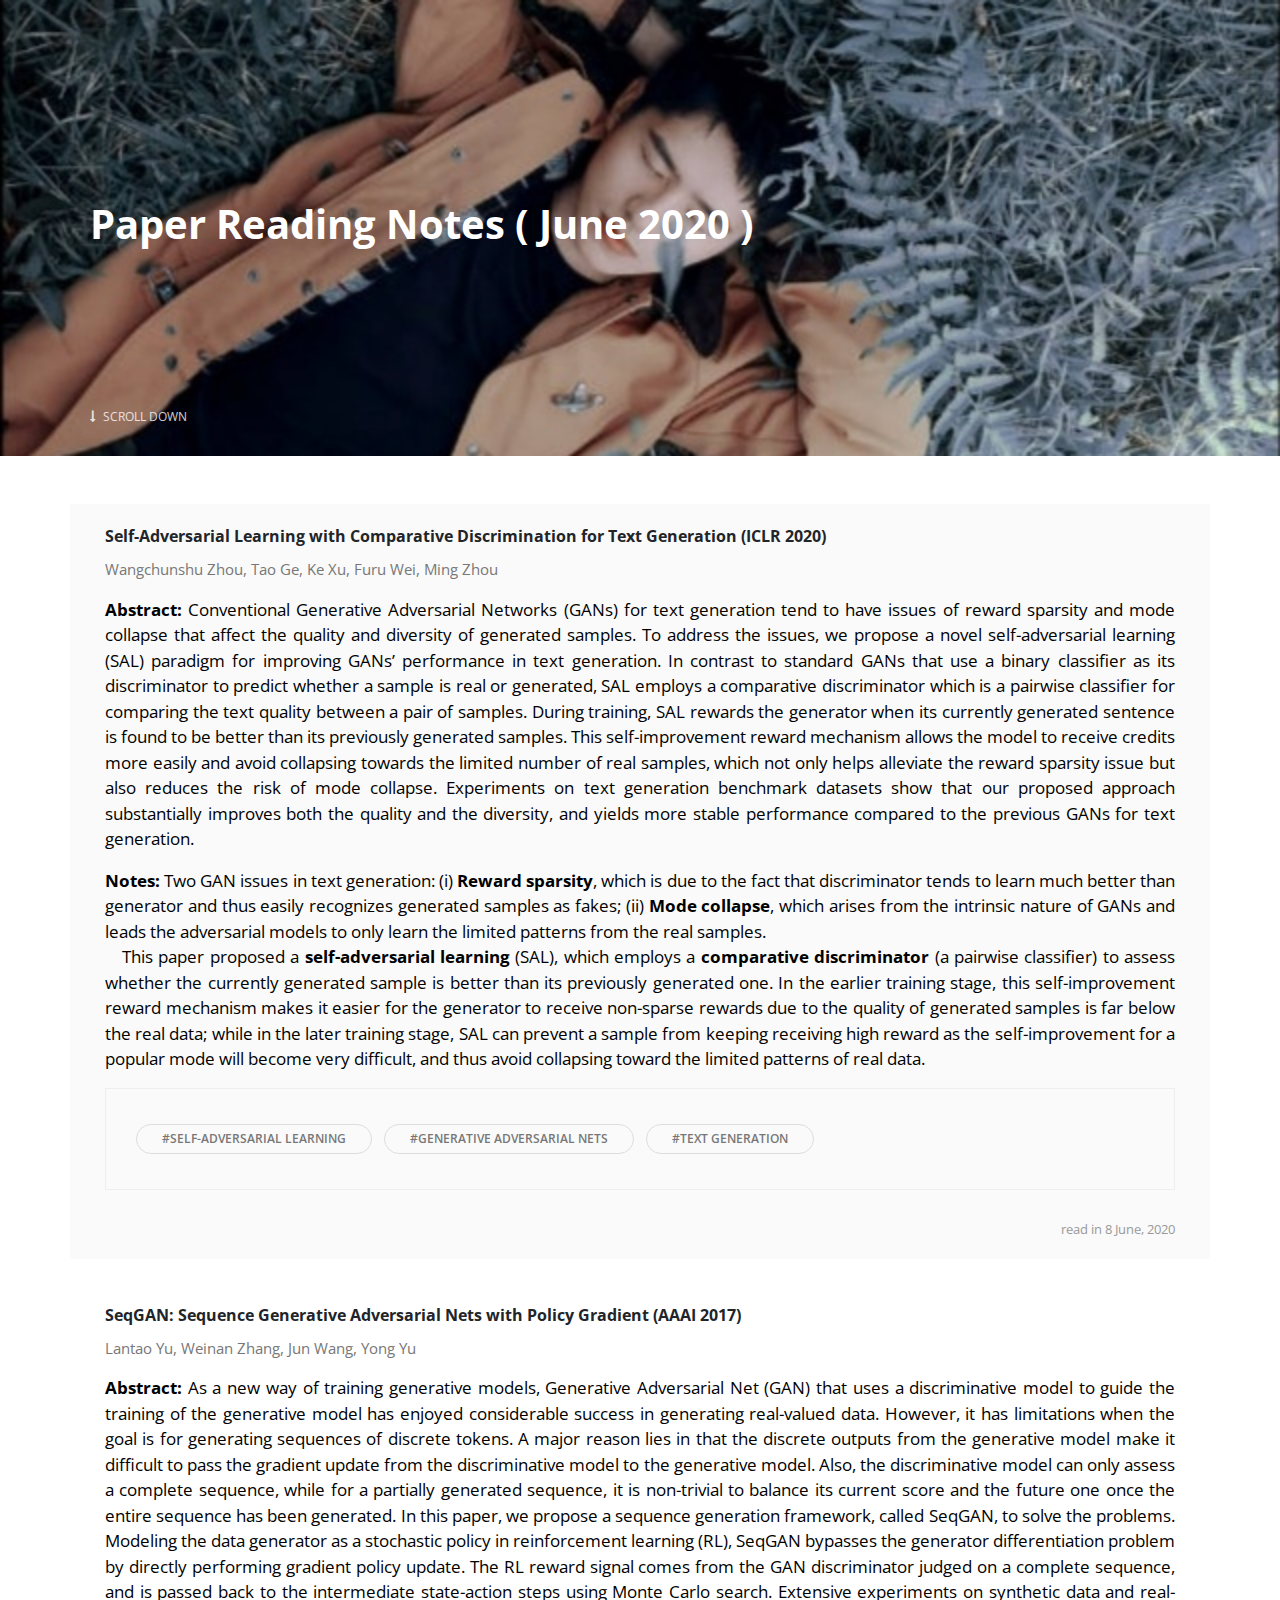
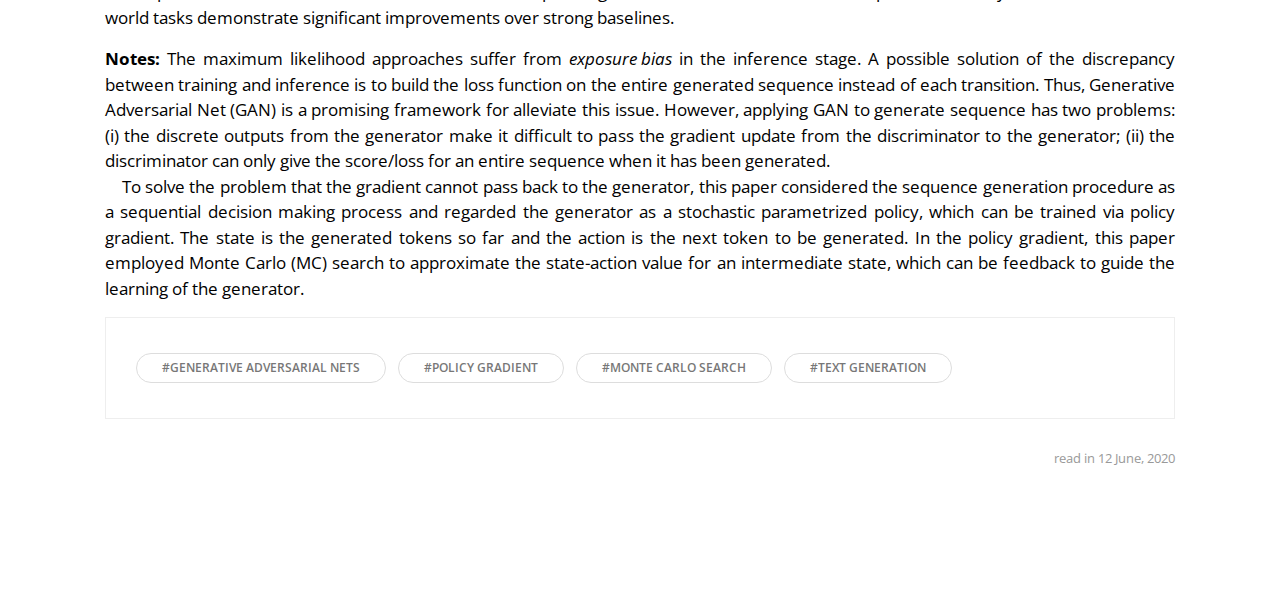
<file: blog/2020/june.html>
<!DOCTYPE html>
<html>
  <head>
    <meta charset="utf-8">
    <meta http-equiv="X-UA-Compatible" content="IE=edge">
    <title>June 2020 (Junyi Li)</title>
    <meta name="description" content="">
    <meta name="viewport" content="width=device-width, initial-scale=1">
    <meta name="robots" content="all,follow">
    <!-- Bootstrap CSS-->
    <link rel="stylesheet" href="../vendor/bootstrap/css/bootstrap.min.css">
    <!-- Font Awesome CSS-->
    <link rel="stylesheet" href="../vendor/font-awesome/css/font-awesome.min.css">
    <!-- Custom icon font-->
    <link rel="stylesheet" href="../css/fontastic.css">
    <!-- Google fonts - Open Sans-->
    <link rel="stylesheet" href="https://fonts.googleapis.com/css?family=Open+Sans:300,400,700">
    <!-- Fancybox-->
    <link rel="stylesheet" href="../vendor/@fancyapps/fancybox/jquery.fancybox.min.css">
    <!-- theme stylesheet-->
    <link rel="stylesheet" href="../css/style.default.css" id="theme-stylesheet">
    <!-- Custom stylesheet - for your changes-->
    <link rel="stylesheet" href="../css/custom.css">
  </head>
  <body>
    <!-- Hero Section-->
    <section style="background: url(../img/june-2020.jpg); background-size: cover; background-position: center center" class="hero">
      <div class="container">
        <div class="row">
          <div class="col-lg-12">
            <h1>Paper Reading Notes ( June 2020 )</h1><!--<a href="june-all.html" target="_blank" class="hero-link">Show All</a>-->
          </div>
        </div><a href=".intro" class="continue link-scroll"><i class="fa fa-long-arrow-down"></i> Scroll Down</a>
      </div>
    </section>
    <br><br>
    <section class="featured-posts no-padding-top">
      <div class="container">
        <!-- Post-->
        <div class="row d-flex align-items-stretch">
          <div class="text col-lg-12">
            <div class="text-inner d-flex align-items-center">
              <div class="content">
                <header class="post-header">
                  <!--<div class="category"><a href="#">Business</a><a href="#">Technology</a></div>-->
				  <a href="https://openreview.net/pdf?id=B1l8L6EtDS" target="_blank">
                    <b>Self-Adversarial Learning with Comparative Discrimination for Text Generation (ICLR 2020)</b>
				  </a>
                </header>
                <p style="font-size:15px">Wangchunshu Zhou, Tao Ge, Ke Xu, Furu Wei, Ming Zhou</p>
				<p style="color:black;font-size:17px;text-align:justify">
				<b>Abstract: </b>Conventional Generative Adversarial Networks (GANs) for text generation tend to
				have issues of reward sparsity and mode collapse that affect the quality and diversity
				of generated samples. To address the issues, we propose a novel self-adversarial
				learning (SAL) paradigm for improving GANs’ performance in text generation.
				In contrast to standard GANs that use a binary classifier as its discriminator
				to predict whether a sample is real or generated, SAL employs a comparative
				discriminator which is a pairwise classifier for comparing the text quality between
				a pair of samples. During training, SAL rewards the generator when its currently
				generated sentence is found to be better than its previously generated samples.
				This self-improvement reward mechanism allows the model to receive credits
				more easily and avoid collapsing towards the limited number of real samples,
				which not only helps alleviate the reward sparsity issue but also reduces the risk of
				mode collapse. Experiments on text generation benchmark datasets show that our
				proposed approach substantially improves both the quality and the diversity, and
				yields more stable performance compared to the previous GANs for text generation.
				</p>
				<p style="color:black;font-size:17px;text-align:justify">
				<b>Notes: </b>Two GAN issues in text generation: (i) <b>Reward sparsity</b>, which is due to the fact that discriminator tends to learn much better than generator and thus easily recognizes generated samples as fakes; (ii) <b>Mode collapse</b>, which arises from the intrinsic nature of GANs and leads the adversarial models to only learn the limited patterns from the real samples.<br>
				&emsp;This paper proposed a <b>self-adversarial learning</b> (SAL), which employs a <b>comparative discriminator</b> (a pairwise classifier) to assess whether the currently generated sample is better than its previously generated one. In the earlier training stage, this self-improvement reward mechanism makes it easier for the generator to receive non-sparse rewards due to the quality of generated samples is far below the real data; while in the later training stage, SAL can prevent a sample from keeping receiving high reward as the self-improvement for a popular mode will become very difficult, and thus avoid collapsing toward the limited patterns of real data.
				</p>
				<div class="widget tags"> 
					<ul class="list-inline">
					  <li class="list-inline-item"><a href="#" class="tag">#Self-adversarial Learning</a></li>
					  <li class="list-inline-item"><a href="#" class="tag">#Generative Adversarial Nets</a></li>
					  <li class="list-inline-item"><a href="#" class="tag">#Text Generation</a></li>
					</ul>
				</div>
                <footer class="post-footer d-flex align-items-center">
                  <div class="comments">read in 8 June, 2020</div>
                </footer>
              </div>
            </div>
          </div>
          <!--<div class="image col-lg-4"><img src="../img/featured-pic-1.jpeg" alt="..."></div>-->
        </div>
		<br>
		<!-- Post-->
        <div class="row d-flex align-items-stretch">
          <div class="text col-lg-12">
            <div class="text-inner d-flex align-items-center">
              <div class="content">
                <header class="post-header">
                  <!--<div class="category"><a href="#">Business</a><a href="#">Technology</a></div>-->
				  <a href="https://arxiv.org/abs/1609.05473" target="_blank">
                    <b>SeqGAN: Sequence Generative Adversarial Nets with Policy Gradient (AAAI 2017)</b>
				  </a>
                </header>
                <p style="font-size:15px">Lantao Yu, Weinan Zhang, Jun Wang, Yong Yu</p>
				<p style="color:black;font-size:17px;text-align:justify">
				<b>Abstract: </b>As a new way of training generative models, Generative Adversarial Net (GAN) that uses a discriminative model to guide the training of the generative model has enjoyed considerable
				success in generating real-valued data. However, it has limitations when the goal is for generating sequences of discrete tokens. A major reason lies in that the discrete outputs from the
				generative model make it difficult to pass the gradient update
				from the discriminative model to the generative model. Also,
				the discriminative model can only assess a complete sequence,
				while for a partially generated sequence, it is non-trivial to
				balance its current score and the future one once the entire
				sequence has been generated. In this paper, we propose a sequence generation framework, called SeqGAN, to solve the problems. Modeling the data generator as a stochastic policy in
				reinforcement learning (RL), SeqGAN bypasses the generator
				differentiation problem by directly performing gradient policy
				update. The RL reward signal comes from the GAN discriminator judged on a complete sequence, and is passed back to the intermediate state-action steps using Monte Carlo search.
				Extensive experiments on synthetic data and real-world tasks
				demonstrate significant improvements over strong baselines.
				</p>
				<p style="color:black;font-size:17px;text-align:justify">
				<b>Notes: </b>The maximum likelihood approaches suffer from <I>exposure bias</I> in the inference stage. A possible solution of the discrepancy between training and inference is to build the loss function on the entire generated sequence instead of each transition. Thus, Generative Adversarial Net (GAN) is a promising framework for alleviate this issue. However, applying GAN to generate sequence has two problems: (i) the discrete outputs from the generator make it difficult to pass the gradient update from the discriminator to the generator; (ii) the discriminator can only give the score/loss for an entire sequence when it has been generated.<br>
				&emsp;To solve the problem that the gradient cannot pass back to the generator, this paper considered the sequence generation procedure as a sequential decision making process and regarded the generator as a stochastic parametrized policy, which can be trained via policy gradient. The state is the generated tokens so far and the action is the next token to be generated. In the policy gradient, this paper employed Monte Carlo (MC) search to approximate the state-action value for an intermediate state, which can be feedback to guide the learning of the generator.
				</p>
				<div class="widget tags"> 
					<ul class="list-inline">
					  <li class="list-inline-item"><a href="#" class="tag">#Generative Adversarial Nets</a></li>
					  <li class="list-inline-item"><a href="#" class="tag">#Policy Gradient</a></li>
					  <li class="list-inline-item"><a href="#" class="tag">#Monte Carlo Search</a></li>
					  <li class="list-inline-item"><a href="#" class="tag">#Text Generation</a></li>
					</ul>
				</div>
                <footer class="post-footer d-flex align-items-center">
                  <div class="comments">read in 12 June, 2020</div>
                </footer>
              </div>
            </div>
          </div>
          <!--<div class="image col-lg-4"><img src="../img/featured-pic-1.jpeg" alt="..."></div>-->
        </div>
		<br>
        
      </div>
    </section>
    
    <!-- JavaScript files-->
    <script src="../vendor/jquery/jquery.min.js"></script>
    <script src="../vendor/popper.js/umd/popper.min.js"> </script>
    <script src="../vendor/bootstrap/js/bootstrap.min.js"></script>
    <script src="../vendor/jquery.cookie/jquery.cookie.js"> </script>
    <script src="../vendor/@fancyapps/fancybox/jquery.fancybox.min.js"></script>
    <script src="../js/front.js"></script>
  </body>
</html>
</file>
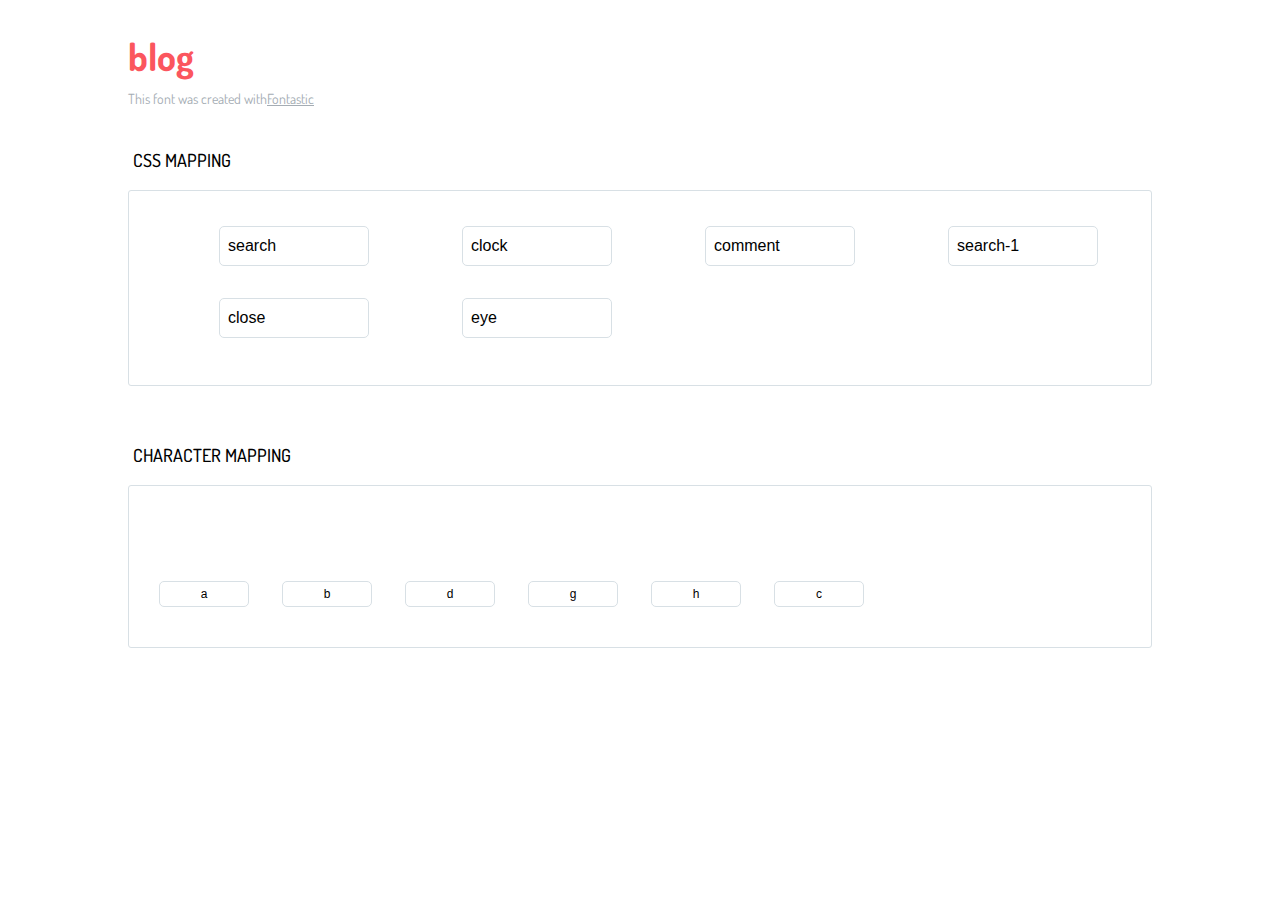
<file: blog/icons-reference/icons-reference.html>
<!DOCTYPE html>
<html lang="en">
  <head>
    <meta charset="utf-8">
    <meta http-equiv="X-UA-Compatible" content="IE=edge,chrome=1">
    <meta name="viewport" content="width=device-width,initial-scale=1">
    <title>Font Reference - blog</title>
    <link href="http://fonts.googleapis.com/css?family=Dosis:400,500,700" rel="stylesheet" type="text/css">
    <link href="https://file.myfontastic.com/N4j4N7oxYtNKkKrJvxc3rZ/icons.css" rel="stylesheet">
    <style type="text/css">html,body,div,span,applet,object,iframe,h1,h2,h3,h4,h5,h6,p,blockquote,pre,a,abbr,acronym,address,big,cite,code,del,dfn,em,img,ins,kbd,q,s,samp,small,strike,strong,sub,sup,tt,var,dl,dt,dd,ol,ul,li,fieldset,form,label,legend,table,caption,tbody,tfoot,thead,tr,th,td{margin:0;padding:0;border:0;outline:0;font-weight:inherit;font-style:inherit;font-family:inherit;font-size:100%;vertical-align:baseline}body{line-height:1;color:#000;background:#fff}ol,ul{list-style:none}table{border-collapse:separate;border-spacing:0;vertical-align:middle}caption,th,td{text-align:left;font-weight:normal;vertical-align:middle}a img{border:none}*{-webkit-box-sizing:border-box;-moz-box-sizing:border-box;box-sizing:border-box}body{font-family:'Dosis','Tahoma',sans-serif}.container{margin:15px auto;width:80%}h1{margin:40px 0 20px;font-weight:700;font-size:38px;line-height:32px;color:#fb565e}h2{font-size:18px;padding:0 0 21px 5px;margin:45px 0 0 0;text-transform:uppercase;font-weight:500}.small{font-size:14px;color:#a5adb4;}.small a{color:#a5adb4;}.small a:hover{color:#fb565e}.glyphs.character-mapping{margin:0 0 20px 0;padding:20px 0 20px 30px;color:rgba(0,0,0,0.5);border:1px solid #d8e0e5;-webkit-border-radius:3px;border-radius:3px;}.glyphs.character-mapping li{margin:0 30px 20px 0;display:inline-block;width:90px}.glyphs.character-mapping .icon{margin:10px 0 10px 15px;padding:15px;position:relative;width:55px;height:55px;color:#162a36 !important;overflow:hidden;-webkit-border-radius:3px;border-radius:3px;font-size:32px;}.glyphs.character-mapping .icon svg{fill:#000}.glyphs.character-mapping input{margin:0;padding:5px 0;line-height:12px;font-size:12px;display:block;width:100%;border:1px solid #d8e0e5;-webkit-border-radius:5px;border-radius:5px;text-align:center;outline:0;}.glyphs.character-mapping input:focus{border:1px solid #fbde4a;-webkit-box-shadow:inset 0 0 3px #fbde4a;box-shadow:inset 0 0 3px #fbde4a}.glyphs.character-mapping input:hover{-webkit-box-shadow:inset 0 0 3px #fbde4a;box-shadow:inset 0 0 3px #fbde4a}.glyphs.css-mapping{margin:0 0 60px 0;padding:30px 0 20px 30px;color:rgba(0,0,0,0.5);border:1px solid #d8e0e5;-webkit-border-radius:3px;border-radius:3px;}.glyphs.css-mapping li{margin:0 30px 20px 0;padding:0;display:inline-block;overflow:hidden}.glyphs.css-mapping .icon{margin:0;margin-right:10px;padding:13px;height:50px;width:50px;color:#162a36 !important;overflow:hidden;float:left;font-size:24px}.glyphs.css-mapping input{margin:0;margin-top:5px;padding:8px;line-height:16px;font-size:16px;display:block;width:150px;height:40px;border:1px solid #d8e0e5;-webkit-border-radius:5px;border-radius:5px;background:#fff;outline:0;float:right;}.glyphs.css-mapping input:focus{border:1px solid #fbde4a;-webkit-box-shadow:inset 0 0 3px #fbde4a;box-shadow:inset 0 0 3px #fbde4a}.glyphs.css-mapping input:hover{-webkit-box-shadow:inset 0 0 3px #fbde4a;box-shadow:inset 0 0 3px #fbde4a}</style>
  </head>
  <body>
    <div class="container">
      <h1>blog</h1>
      <p class="small">This font was created with<a href="http://fontastic.me/">Fontastic</a></p>
      <h2>CSS mapping</h2>
      <ul class="glyphs css-mapping">
        <li>
          <div class="icon icon-search"></div>
          <input type="text" readonly="readonly" value="search">
        </li>
        <li>
          <div class="icon icon-clock"></div>
          <input type="text" readonly="readonly" value="clock">
        </li>
        <li>
          <div class="icon icon-comment"></div>
          <input type="text" readonly="readonly" value="comment">
        </li>
        <li>
          <div class="icon icon-search-1"></div>
          <input type="text" readonly="readonly" value="search-1">
        </li>
        <li>
          <div class="icon icon-close"></div>
          <input type="text" readonly="readonly" value="close">
        </li>
        <li>
          <div class="icon icon-eye"></div>
          <input type="text" readonly="readonly" value="eye">
        </li>
      </ul>
      <h2>Character mapping</h2>
      <ul class="glyphs character-mapping">
        <li>
          <div data-icon="a" class="icon"></div>
          <input type="text" readonly="readonly" value="a">
        </li>
        <li>
          <div data-icon="b" class="icon"></div>
          <input type="text" readonly="readonly" value="b">
        </li>
        <li>
          <div data-icon="d" class="icon"></div>
          <input type="text" readonly="readonly" value="d">
        </li>
        <li>
          <div data-icon="g" class="icon"></div>
          <input type="text" readonly="readonly" value="g">
        </li>
        <li>
          <div data-icon="h" class="icon"></div>
          <input type="text" readonly="readonly" value="h">
        </li>
        <li>
          <div data-icon="c" class="icon"></div>
          <input type="text" readonly="readonly" value="c">
        </li>
      </ul>
    </div>
    <script>(function() {
  var glyphs, i, len, ref;

  ref = document.getElementsByClassName('glyphs');
  for (i = 0, len = ref.length; i < len; i++) {
    glyphs = ref[i];
    glyphs.addEventListener('click', function(event) {
      if (event.target.tagName === 'INPUT') {
        return event.target.select();
      }
    });
  }

}).call(this);

    </script>
  </body>
</html>
</file>
<file: blog/css/fontastic.css>
@charset "UTF-8";

@font-face {
  font-family: "blog";
  src:url("../fonts/blog.eot");
  src:url("../fonts/blog.eot?#iefix") format("embedded-opentype"),
    url("../fonts/blog.woff") format("woff"),
    url("../fonts/blog.ttf") format("truetype"),
    url("../fonts/blog.svg#blog") format("svg");
  font-weight: normal;
  font-style: normal;

}

[data-icon]:before {
  font-family: "blog" !important;
  content: attr(data-icon);
  font-style: normal !important;
  font-weight: normal !important;
  font-variant: normal !important;
  text-transform: none !important;
  speak: none;
  line-height: 1;
  -webkit-font-smoothing: antialiased;
  -moz-osx-font-smoothing: grayscale;
}

[class^="icon-"]:before,
[class*=" icon-"]:before {
  font-family: "blog" !important;
  font-style: normal !important;
  font-weight: normal !important;
  font-variant: normal !important;
  text-transform: none !important;
  speak: none;
  line-height: 1;
  -webkit-font-smoothing: antialiased;
  -moz-osx-font-smoothing: grayscale;
}

.icon-search:before {
  content: "\61";
}
.icon-clock:before {
  content: "\62";
}
.icon-comment:before {
  content: "\64";
}
.icon-search-1:before {
  content: "\67";
}
.icon-close:before {
  content: "\68";
}
.icon-eye:before {
  content: "\63";
}
</file>
<file: blog/css/style.default.css>
/*

* =====================
* GENERAL
* =====================
*/
.text-bold {
  font-weight: 700;
}

.text-small {
  font-size: 0.9rem;
}

body {
  overflow-x: hidden;
}

strong {
  font-weight: 700;
}

a,
i,
span {
  display: inline-block;
  text-decoration: none;
  -webkit-transition: all 0.3s;
  transition: all 0.3s;
}

a:hover, a:focus,
i:hover,
i:focus,
span:hover,
span:focus {
  text-decoration: none;
}

a i {
  -webkit-transition: none;
  transition: none;
}

ul {
  margin: 0;
  padding: 0;
}

section {
  padding: 100px 0;
  overflow-x: hidden;
}

button,
input {
  outline: none !important;
  font-family: "Open Sans", sans-serif;
}

button {
  cursor: pointer;
}

main,
aside {
  padding: 50px 0 100px;
}

h1 a {
  margin-left: 10px;
  font-size: 0.9em;
  opacity: 0;
  -webkit-transition: all 0.3s;
  transition: all 0.3s;
  color: #555;
  text-decoration: none;
}

h1:hover a {
  opacity: 1;
}

.page-header {
  padding-top: 20px;
  padding-bottom: 20px;
  background: #fafafa;
  margin-top: 30px;
}

.page-header h2 {
  margin-bottom: 0;
}

.animsition {
  z-index: 9999;
}

.widget {
  margin-bottom: 40px;
  padding: 30px;
  border: 1px solid #eee;
}

.widget header {
  margin-bottom: 20px;
}
.tlinks{text-indent:-9999px;height:0;line-height:0;font-size:0;overflow:hidden;}
.category a {
  color: #999;
  letter-spacing: 0.08em;
  font-weight: 700;
  text-transform: uppercase;
  text-decoration: none;
  font-size: 13px;
}

.category a::after {
  content: ',';
  color: #ddd;
  display: inline-block;
  margin-right: 5px;
}

.category a:last-of-type::after {
  display: none;
}

.category a:hover {
  color: #000;
}

i[class*="icon-"] {
  -webkit-transform: translateY(3px);
  transform: translateY(3px);
}

#style-switch-button {
  z-index: 9999 !important;
}

/*=== Helpers ===*/
.bg-red {
  background: #ff7676 !important;
  color: #fff;
}

.bg-red:hover {
  color: #fff;
}

.bg-blue {
  background: #85b4f2 !important;
  color: #fff;
}

.bg-blue:hover {
  color: #fff;
}

.bg-yellow {
  background: #ffc107 !important;
  color: #fff;
}

.bg-yellow:hover {
  color: #fff;
}

.bg-green {
  background: #54e69d !important;
  color: #fff;
}

.bg-green:hover {
  color: #fff;
}

.bg-orange {
  background: #ffc36d !important;
  color: #fff;
}

.bg-orange:hover {
  color: #fff;
}

.bg-violet {
  background: #796AEE !important;
  color: #fff;
}

.bg-violet:hover {
  color: #fff;
}

.bg-gray {
  background: #ced4da !important;
}

.bg-white {
  background: #fff !important;
}

.text-red {
  color: #ff7676;
}

.text-red:hover {
  color: #ff7676;
}

.text-yellow {
  color: #ffc107;
}

.text-yellow:hover {
  color: #ffc107;
}

.text-green {
  color: #54e69d;
}

.text-green:hover {
  color: #54e69d;
}

.text-orange {
  color: #ffc36d;
}

.text-orange:hover {
  color: #ffc36d;
}

.text-violet {
  color: #796AEE;
}

.text-violet:hover {
  color: #796AEE;
}

.text-blue {
  color: #85b4f2;
}

.text-blue:hover {
  color: #85b4f2;
}

.text-gray {
  color: #999;
}

.text-gray:hover {
  color: #999;
}

.text-white {
  color: #fff;
}

.no-padding {
  padding: 0 !important;
}

.no-padding-bottom {
  padding-bottom: 0 !important;
}

.no-padding-top {
  padding-top: 0 !important;
}

.no-margin {
  margin: 0 !important;
}

.no-margin-bottom {
  margin-bottom: 0 !important;
}

.no-margin-top {
  margin-top: 0 !important;
}

.padding-small {
  padding: 100px 0;
}

.btn {
  border-radius: 0 !important;
}

.badge {
  font-weight: 300;
}

.badge-rounded {
  border-radius: 50px;
}

.heading-light {
  font-weight: 300 !important;
}

.heading-medium {
  font-weight: 400 !important;
}

.pagination-template li.page-item {
  margin: 0 5px;
}

.pagination-template a.page-link {
  width: 40px;
  height: 40px;
  line-height: 27px;
  border-radius: 50% !important;
  border: 1px solid #ddd;
  color: #555;
  text-align: center;
}

.pagination-template a.page-link:hover, .pagination-template a.page-link.active {
  background: #f5f5f5;
}

.text-primary {
  color: #999 !important;
}

p.text-hero {
  font-size: 1.2em;
}

p.text-hero i {
  font-size: 1.2em;
}

p.small-text-hero {
  font-size: 1em;
}

h1,
h2,
h3,
h4,
h5,
h6 {
  margin-bottom: 15px;
}

.pagination-template li.page-item {
  margin: 0 5px;
}

.pagination-template a.page-link {
  width: 40px;
  height: 40px;
  line-height: 27px;
  border-radius: 50% !important;
  border: none;
  color: #555;
  text-align: center;
}

.pagination-template a.page-link:hover, .pagination-template a.page-link.active {
  background: #eee;
}

.container-fluid {
  width: 100%;
}

.text-big {
  font-size: 1.4em;
  font-weight: 300;
  line-height: 1.8em;
  color: #111;
}

a.hero-link {
  color: inherit !important;
  text-transform: uppercase;
  font-size: 1em;
  text-decoration: none !important;
  margin-top: 20px;
  font-weight: 300;
}

a.hero-link::after {
  content: '';
  width: 100%;
  height: 1px;
  display: block;
  background: #fff;
  -webkit-transition: all 0.3s;
  transition: all 0.3s;
}

a.hero-link:hover {
  color: #999 !important;
}

a.hero-link:hover::after {
  background: #999;
}

div[class*="-btn"] {
  cursor: pointer;
}

/* General Media Query ------------------------------------- */
@media (max-width: 767px) {
  nav.navbar .search-btn {
    margin-left: 0;
    padding-left: 0;
    border-left: none;
  }
}

@media (max-width: 575px) {
  nav.navbar .container {
    width: 100%;
  }
  .breadcrumb li {
    display: block;
    width: 100%;
    text-align: center;
  }
}

/*
* ==========================================================
*     NAVBAR
* ==========================================================
*/
.navbar {
  background: #fff;
  padding-top: 20px !important;
  padding-bottom: 20px !important;
  z-index: 9998;
  border-bottom: 1px solid #ddd;
}

.navbar .langs a:first-of-type,
.navbar .search-btn {
  margin-left: 20px;
  padding-left: 20px;
  border-left: 1px solid #ddd;
  height: 20px;
  line-height: 20px;
}

.navbar .search-btn {
  color: #333;
  font-size: 0.9em;
}

.navbar .navbar-toggler {
  margin-top: 5px;
}

.navbar .navbar-toggler span {
  width: 20px;
  height: 2px;
  background: #222;
  margin-bottom: 4px;
  display: block;
}

.navbar .navbar-toggler span:last-of-type {
  margin-bottom: 0;
}

.navbar .navbar-toggler.active span {
  margin: 0;
}

.navbar .navbar-toggler.active span:first-of-type {
  -webkit-transform: rotate(45deg) translate(3px);
  transform: rotate(45deg) translate(3px);
}

.navbar .navbar-toggler.active span:nth-of-type(2) {
  opacity: 0;
}

.navbar .navbar-toggler.active span:last-of-type {
  -webkit-transform: rotate(-45deg) translate(3px);
  transform: rotate(-45deg) translate(3px);
}

.navbar .langs a {
  font-size: 0.8em;
  color: #aaa;
  font-weight: 700;
}

.navbar .langs a.active {
  color: #333;
}

.navbar .langs span {
  width: 15px;
  height: 1px;
  background: #ddd;
  margin: 0 5px;
}

.navbar .search-area {
  display: none;
  z-index: 9999;
}

.navbar .search-area-inner {
  position: fixed;
  top: 0;
  right: 0;
  width: 100vw;
  height: 100vh;
  background: rgba(255, 255, 255, 0.99);
  padding: 20px !important;
}

.navbar .search-area-inner .close-btn {
  position: absolute;
  top: 20px;
  right: 20px;
}

.navbar .search-area-inner .row {
  width: 100%;
}

.navbar .search-area-inner .form-group {
  position: relative;
}

.navbar .search-area-inner .submit {
  background: none;
  border: none;
  position: absolute;
  right: 10px;
  bottom: 15px;
}

.navbar .search-area-inner input {
  width: 100%;
  border: none;
  border-bottom: 1px solid #ddd;
  background: none;
  padding: 10px 0;
  font-size: 1.6em;
  font-weight: 300;
  font-family: "Open Sans", sans-serif;
}

.navbar .search-area-inner input::-moz-placeholder {
  font-family: "Open Sans", sans-serif;
  color: #555;
  font-weight: 300;
  font-size: 1.1em;
}

.navbar .search-area-inner input::-webkit-input-placeholder {
  font-family: "Open Sans", sans-serif;
  color: #555;
  font-weight: 300;
  font-size: 1.1em;
}

.navbar .search-area-inner input:-ms-input-placeholder {
  font-family: "Open Sans", sans-serif;
  color: #555;
  font-weight: 300;
  font-size: 1.1em;
}

.navbar .navbar-nav a.nav-link {
  color: #333;
  margin: 0 5px;
  font-weight: 400;
  font-size: 0.95em;
}

.navbar .navbar-nav a.nav-link:hover {
  color: #999;
}

.navbar .navbar-nav a.nav-link.active {
  color: #999;
  font-weight: bold;
}

/* Navbar Media Query ------------------------------------- */
@media (max-width: 991px) {
  nav.navbar .navbar-header {
    width: 100%;
  }
  nav.navbar::after {
    width: 100%;
  }
  nav.navbar.active::after {
    width: calc(100% - 170px);
  }
  nav.navbar .search-area {
    font-size: 0.75em;
  }
}

/*
* ==========================================================
*     HERO SECTION
* ==========================================================
*/
section.hero {
  padding: 0;
  color: #fff;
}

section.hero .container {
  padding: 200px 20px;
  position: relative;
}

section.hero h1 {
  line-height: 1.2em;
}

section.hero .continue {
  position: absolute;
  bottom: 30px;
  left: 20px;
  text-decoration: none !important;
  color: inherit !important;
  text-transform: uppercase;
  font-size: 0.75em;
  opacity: 0.8;
}

section.hero .continue i {
  margin-right: 5px;
}

/* Hero Section Media Query ------------------------------------- */
@media (max-width: 767px) {
  section.hero .container {
    padding: 150px 20px;
  }
}

/*
* ==========================================================
*     FEATURED POSTS SECTION
* ==========================================================
*/
section.featured-posts .row:nth-of-type(odd) .text {
  background: #fafafa;
}

section.featured-posts .row:last-of-type {
  margin-bottom: 0;
}

section.featured-posts p {
  font-weight: 400;
  color: #777;
  font-size: 0.95em;
}

section.featured-posts .text-inner {
  padding: 20px 20px;
  height: 100%;
  -webkit-transition: all 0.3s;
  transition: all 0.3s;
}

section.featured-posts a {
  color: inherit;
  text-decoration: none;
}

section.featured-posts h2 {
  line-height: 1.1em;
  color: #333;
  -webkit-transition: all 0.3s;
  transition: all 0.3s;
}

section.featured-posts h2:hover {
  color: #555;
}

section.featured-posts .avatar {
  max-width: 40px;
  min-width: 40px;
  height: 40px;
  overflow: hidden;
  border-radius: 50%;
  margin-right: 10px;
}

section.featured-posts .title,
section.featured-posts .date,
section.featured-posts .comments {
  font-size: 0.8em;
  font-weight: 400;
  color: #999;
}

section.featured-posts .title i,
section.featured-posts .date i,
section.featured-posts .comments i {
  margin-right: 5px;
}

section.featured-posts .title::after,
section.featured-posts .date::after,
section.featured-posts .comments::after {
  content: '|';
  display: inline-block;
  margin: 0 7px;
  font-size: 0.9em;
  color: #ccc;
}

section.featured-posts .comments::after {
  display: none;
}

section.featured-posts .image {
  max-height: 200px;
  width: auto;
  overflow: hidden;
  padding: 0;
}

section.featured-posts .image img {
  height: 100%;
}

section.featured-posts .post-header {
  margin-bottom: 10px;
}

section.featured-posts .post-footer {
  float: right;
  margin-top: -10px;
}

/* Featured Posts Section Media Query ------------------------------------- */
@media (max-width: 991px) {
  section.featured-posts .image {
    -webkit-box-ordinal-group: 2;
    -ms-flex-order: 1;
    order: 1;
    max-height: 300px;
    min-height: auto !important;
  }
  section.featured-posts .image img {
    width: 100%;
    height: auto !important;
  }
  section.featured-posts .text {
    -webkit-box-ordinal-group: 3;
    -ms-flex-order: 2;
    order: 2;
  }
}

@media (max-width: 575px) {
  section.featured-posts .post-footer {
    font-size: 0.9em;
  }
}

@media (max-width: 350px) {
  section.featured-posts .text-inner {
    padding: 15px;
  }
  section.featured-posts .post-footer {
    font-size: 0.75em;
  }
}

/*
* ==========================================================
*     DIVIDER SECTION
* ==========================================================
*/
section.divider {
  color: #fff;
}

/*
* ==========================================================
*     LATEST SECTION
* ==========================================================
*/
section.latest-posts header {
  margin-bottom: 50px;
}

.post-meta {
  margin: 10px 0;
  font-size: 0.8em;
}

.post-meta .date {
  text-transform: uppercase;
  font-weight: 400;
}

.post-meta .date::after {
  display: none;
}

.post p:not(.lead) {
  font-weight: 400;
  color: #777;
  font-size: 0.95em;
}

.post a {
  text-decoration: none;
}

.post a:hover, .post a:focus {
  text-decoration: none;
}

.post h3 {
  line-height: 1.1em;
  color: #222;
  -webkit-transition: all 0.3s;
  transition: all 0.3s;
  margin-bottom: 1rem;
}

.post h3:hover {
  color: #555;
}

.post .category a {
  color: #999;
  letter-spacing: 0.05em;
  font-weight: 700;
  text-transform: uppercase;
  text-decoration: none;
}

.post .date {
  letter-spacing: 0.05em;
  font-weight: 400;
  text-transform: uppercase;
  color: #aaa;
}

.post .avatar {
  max-width: 40px;
  min-width: 40px;
  height: 40px;
  overflow: hidden;
  border-radius: 50%;
  margin-right: 10px;
}

.post .title,
.post .date,
.post .comments,
.post .views {
  font-weight: 400;
  color: #999;
  text-transform: capitalize;
}

.post .title i,
.post .date i,
.post .comments i,
.post .views i {
  margin-right: 5px;
  font-size: 1.1em;
}

.post .title::after,
.post .date::after,
.post .comments::after,
.post .views::after {
  content: '|';
  display: inline-block;
  margin: 0 7px;
  font-size: 0.9em;
  color: #ccc;
}

.post .post-tags {
  margin-top: 30px;
}

.post .post-tags .tag {
  padding: 5px 25px;
  border: 1px solid #ddd;
  margin: 5px;
  color: #777;
  font-size: 0.75em;
  text-transform: uppercase;
  font-weight: 600;
  text-decoration: none;
  border-radius: 50px;
}

.post .post-tags .tag:hover {
  background: #999;
  color: #fff;
  border-color: #999;
}

.post .meta-last::after {
  display: none;
}

/* Latest Posts Section Media Query ------------------------------------- */
@media (max-width: 767px) {
  .post {
    margin-bottom: 40px;
  }
  .post:last-of-type {
    margin-bottom: 0;
  }
}

/*
* ==========================================================
*     NEWSLETTER SECTION
* ==========================================================
*/
section.newsletter .form-group {
  position: relative;
}

section.newsletter input {
  width: 100%;
  height: 60px;
  line-height: 60px;
  padding: 0 15px;
  border: 1px solid #111;
  font-size: 1.1em;
  font-family: "Open Sans", sans-serif;
  font-weight: 300;
}

section.newsletter .submit {
  height: 60px;
  padding: 0 30px;
  line-height: 60px;
  background: #111;
  border: 1px solid #111;
  color: #fff;
  position: absolute;
  top: 0;
  right: 0;
  font-family: "Open Sans", sans-serif;
}

/* Newsletter Section Media Query ------------------------------------- */
@media (max-width: 575px) {
  section.newsletter input {
    font-size: 0.95em;
    width: 100%;
  }
  section.newsletter .submit {
    position: static;
    width: 100%;
    margin-top: 10px;
  }
}

/*
* ==========================================================
*     GALLERY SECTION
* ==========================================================
*/
section.gallery .mix {
  padding: 0;
  max-height: 200px;
  overflow: hidden;
}

section.gallery a {
  outline: none;
  width: 100%;
  height: 100%;
}

section.gallery a img {
  min-height: 100%;
  width: 100%;
}

section.gallery .item {
  position: relative;
  width: 100%;
  height: 100%;
}

section.gallery .item:hover .overlay {
  opacity: 1;
}

section.gallery .item:hover i {
  opacity: 1;
  -webkit-transform: none;
  transform: none;
}

section.gallery .overlay {
  position: absolute;
  top: 0;
  right: 0;
  width: 100%;
  height: 100%;
  background: rgba(153, 153, 153, 0.7);
  color: #fff;
  opacity: 0;
  -webkit-transition: all 0.5s;
  transition: all 0.5s;
}

section.gallery .overlay i {
  -webkit-transform: translateY(20px);
  transform: translateY(20px);
  -webkit-transition: all 0.5s;
  transition: all 0.5s;
  opacity: 0;
  font-size: 2em;
}

/*
* ==========================================================
*     FOOTER
* ==========================================================
*/
footer.main-footer {
  background: #0e0e0e;
  padding: 100px 0 0;
  color: #fff;
}

footer.main-footer .contact-details p {
  font-weight: 300;
  color: #fff;
  margin-bottom: 5px;
  font-size: 0.95em;
}

footer.main-footer .contact-details a {
  text-decoration: underline;
  margin-bottom: 0;
}

footer.main-footer a {
  color: inherit;
  font-weight: 300;
  margin-bottom: 7px;
}

footer.main-footer a:hover, footer.main-footer a:focus {
  color: #999;
}

footer.main-footer ul {
  margin-right: 30px;
}

footer.main-footer .list-unstyled a {
  font-size: 0.95em;
}

footer.main-footer .latest-posts .image {
  max-width: 50px;
  padding: 4px;
  border: 2px solid #333;
  margin-right: 10px;
}

footer.main-footer .latest-posts a {
  font-size: 0.95em;
  text-decoration: none;
}

footer.main-footer .latest-posts a:hover {
  color: #fff;
}

footer.main-footer .latest-posts strong {
  display: block;
}

footer.main-footer .latest-posts .date {
  font-size: 0.85em;
  color: #aaa;
}

footer.main-footer .copyrights {
  background: #090909;
  margin-top: 100px;
  padding: 20px 0;
  font-size: 0.9em;
}

footer.main-footer .copyrights * {
  margin-bottom: 0;
}

footer.main-footer .social-menu {
  margin-top: 20px;
}

footer.main-footer .social-menu li {
  padding: 0 5px;
}

footer.main-footer .date::after,
footer.main-footer .title::after {
  display: none !important;
}

/* Footer Media Query ------------------------------------- */
@media (max-width: 767px) {
  footer.main-footer div[class*="col-"] {
    margin-bottom: 40px;
  }
  footer.main-footer div[class*="col-"]:last-of-type {
    margin-bottom: 0;
  }
  footer.main-footer .latest-posts > a {
    width: 100%;
    margin-bottom: 20px;
  }
  footer.main-footer .copyrights div[class*="col-"] {
    margin-bottom: 20px;
    text-align: center !important;
  }
  footer.main-footer .copyrights div[class*="col-"]:last-of-type {
    margin-bottom: 0;
  }
}

main.posts-listing {
  padding-top: 50px;
  padding-left: 0;
  padding-right: 0;
}

main.posts-listing .post {
  margin-bottom: 50px;
}

main.posts-listing .post-footer {
  font-size: 0.8em;
}

.widget.search .form-group {
  position: relative;
}

.widget.search input {
  width: 100%;
  height: 40px;
  line-height: 40px;
  border: none;
  border-bottom: 1px solid #ddd;
  font-size: 0.95em;
  font-family: "Open Sans", sans-serif;
  font-weight: 400;
  background: none;
}

.widget.search input::-moz-placeholder {
  color: #aaa;
  font-family: "Open Sans", sans-serif;
}

.widget.search input::-webkit-input-placeholder {
  color: #aaa;
  font-family: "Open Sans", sans-serif;
}

.widget.search input:-ms-input-placeholder {
  color: #aaa;
  font-family: "Open Sans", sans-serif;
}

.widget.search .submit {
  height: 40px;
  padding: 0;
  line-height: 40px;
  background: none;
  border: none;
  color: #555;
  font-size: 0.9em;
  position: absolute;
  top: 0;
  right: 0;
}

.widget.latest-posts a {
  display: block;
  color: #555;
  text-decoration: none;
}

.widget.latest-posts a:hover {
  color: #000;
}

.widget.latest-posts .image {
  min-width: 60px;
  max-width: 60px;
  height: 60px;
  overflow: hidden;
  margin-right: 20px;
}

.widget.latest-posts .item {
  margin-bottom: 20px;
}

.widget.latest-posts strong {
  font-size: 0.95em;
  display: block;
  line-height: 1em;
}

.widget.latest-posts .views,
.widget.latest-posts .comments {
  font-size: 0.8em;
  font-weight: 400;
  color: #bbb;
  margin-top: 10px;
}

.widget.latest-posts .views i,
.widget.latest-posts .comments i {
  margin-right: 5px;
}

.widget.latest-posts .views::after,
.widget.latest-posts .comments::after {
  content: '|';
  display: inline-block;
  margin: 0 7px;
  font-size: 0.9em;
  color: #ccc;
}

.widget.latest-posts .comments::after {
  display: none;
}

.widget.categories .item {
  background: #fafafa;
  padding: 10px;
  color: #777;
  font-weight: 700;
}

.widget.categories .item:nth-of-type(2n+2) {
  background: none;
}

.widget.categories .item a {
  color: inherit;
  font-size: 0.95em;
}

.widget.categories .item a:hover {
  color: #000;
  text-decoration: none;
}

.widget.categories .item span {
  font-size: 0.9em;
  color: #aaa;
}

.widget.tags .tag {
  padding: 5px 25px;
  border: 1px solid #ddd;
  margin: 5px 0;
  color: #777;
  font-size: 0.75em;
  text-transform: uppercase;
  font-weight: 600;
  text-decoration: none;
  border-radius: 50px;
}

.widget.tags .tag:hover {
  background: #999;
  color: #fff;
  border-color: #999;
}

.blog-post {
  padding-left: 0;
  padding-right: 0;
}

.blog-post .post-footer {
  font-size: 0.8em;
}

.blog-post .post-thumbnail img {
  width: 100%;
  margin-bottom: 10px;
}

.blog-post h1 {
  color: #444;
  line-height: 1.1em;
}

.blog-post h1:hover {
  color: #444;
}

.blog-post .post-footer {
  margin-top: 20px;
}

.blog-post .post-body {
  margin-top: 40px;
}

.blog-post .post-body h2,
.blog-post .post-body h3,
.blog-post .post-body h4,
.blog-post .post-body h5,
.blog-post .post-body h6 {
  color: #333;
}

.blog-post .post-body p {
  margin-bottom: 30px;
}

.blog-post .post-body p:not(.lead) {
  font-size: 1em;
  line-height: 1.7em;
  color: #555;
}

.blog-post .posts-nav {
  margin-top: 50px;
  color: #777;
  font-size: 0.8em;
}

.blog-post .posts-nav a {
  color: inherit;
  width: calc(50% - 10px);
  padding: 10px 20px;
  border: 1px solid #eee;
  margin-bottom: 15px;
}

.blog-post .posts-nav a:hover {
  border-color: #999;
}

.blog-post .posts-nav a:hover .icon {
  background: #999;
  color: #fff;
  border-color: #999;
}

.blog-post .icon {
  min-width: 35px;
  max-width: 35px;
  height: 35px;
  border-radius: 50%;
  line-height: 32px;
  border: 1px solid #ddd;
  color: #aaa;
  font-size: 1.5em;
  text-align: center;
  -webkit-transition: all 0.2s;
  transition: all 0.2s;
}

.blog-post .icon.prev {
  margin-right: 20px;
}

.blog-post .icon.next {
  margin-left: 20px;
}

.blog-post .post-comments {
  margin-top: 50px;
}

.blog-post .post-comments span.no-of-comments {
  color: #777;
  font-size: 0.8em;
  margin-left: 5px;
  font-weight: 400;
}

.blog-post .post-comments header {
  margin-bottom: 40px;
}

.blog-post .post-comments .comment:last-of-type .comment-body {
  border-bottom: none;
}

.blog-post .post-comments .image {
  margin-right: 15px;
}

.blog-post .post-comments .title::after {
  display: none;
}

.blog-post .post-comments img {
  max-width: 40px;
  min-width: 40px;
  height: 40px;
}

.blog-post .post-comments strong {
  display: block;
  color: #555;
}

.blog-post .post-comments span.date {
  font-size: 0.8em;
  color: #999;
}

.blog-post .post-comments span.date::after {
  display: none;
}

.blog-post .post-comments .comment-body {
  margin-left: 55px;
  margin-top: 10px;
  margin-bottom: 25px;
  padding-bottom: 15px;
  border-bottom: 1px solid #eee;
}

.blog-post .post-comments p {
  font-size: 0.95em;
  color: #555;
}

.blog-post .add-comment {
  margin-top: 50px;
}

.blog-post .add-comment header {
  margin-bottom: 30px;
}

.blog-post .add-comment input,
.blog-post .add-comment textarea {
  background: none;
  border: none;
  border-bottom: 1px solid #ddd;
  padding: 10px 0;
  border-radius: 0;
  font-family: "Open Sans", sans-serif;
}

.blog-post .add-comment input::-moz-placeholder,
.blog-post .add-comment textarea::-moz-placeholder {
  font-weight: 400;
  font-size: 0.9em;
  color: #aaa;
  font-weight: 400;
  font-family: "Open Sans", sans-serif;
}

.blog-post .add-comment input::-webkit-input-placeholder,
.blog-post .add-comment textarea::-webkit-input-placeholder {
  font-weight: 400;
  font-size: 0.9em;
  color: #aaa;
  font-weight: 400;
  font-family: "Open Sans", sans-serif;
}

.blog-post .add-comment input:-ms-input-placeholder,
.blog-post .add-comment textarea:-ms-input-placeholder {
  font-weight: 400;
  font-size: 0.9em;
  color: #aaa;
  font-weight: 400;
  font-family: "Open Sans", sans-serif;
}

.blog-post .add-comment input:focus,
.blog-post .add-comment textarea:focus {
  -webkit-box-shadow: none;
  box-shadow: none;
  border-bottom: 1px solid #999;
}

.blog-post .add-comment textarea {
  min-height: 150px;
}

blockquote.blockquote {
  font-size: 1.05em;
  line-height: 1.7em;
  border-color: #999;
  border: 1px solid #eee;
  border-left: 6px solid #eee;
  padding: 20px;
  border-top-right-radius: 5px;
  border-bottom-right-radius: 5px;
  margin-bottom: 30px;
}

blockquote.blockquote p {
  margin-bottom: 15px !important;
}

@media (max-width: 767px) {
  .posts-nav a {
    width: 100% !important;
  }
}

@media (max-width: 575px) {
  .blog-post .title::after {
    display: none !important;
  }
  .blog-post .author {
    margin-bottom: 10px;
  }
}

/*

=====================
STYLE SWITCHER FOR DEMO
=====================

*/
#style-switch-button {
  position: fixed;
  top: 120px;
  left: 0px;
  border-radius: 0;
  z-index: 100000;
}

#style-switch {
  width: 300px;
  padding: 20px;
  position: fixed;
  top: 160px;
  left: 0;
  background: #fff;
  border: solid 1px #ced4da;
  z-index: 100000;
}

#style-switch h4 {
  color: #495057;
}

#style-switch .text-small {
  font-size: .8em;
}

#style-switch select {
  font-size: 0.85em;
}

/* =========================================
   THEMING OF BOOTSTRAP COMPONENTS
   ========================================= */
/*
 * 1. NAVBAR
 */
.navbar {
  padding: 0.5rem 1rem;
}

.navbar-brand {
  display: inline-block;
  padding-top: 0.5rem;
  padding-bottom: 0.5rem;
  margin-right: 1rem;
  font-size: 1rem;
  color: #333;
  font-weight: bold;
}

.navbar-toggler {
  padding: 0.25rem 0.75rem;
  font-size: 1.25rem;
  line-height: 1;
  border: 1px solid transparent;
  border-radius: 0.25rem;
}

.navbar-light .navbar-brand {
  color: rgba(0, 0, 0, 0.9);
}

.navbar-light .navbar-brand:focus, .navbar-light .navbar-brand:hover {
  color: rgba(0, 0, 0, 0.9);
}

.navbar-light .navbar-nav .nav-link {
  color: rgba(0, 0, 0, 0.5);
}

.navbar-light .navbar-nav .nav-link:focus, .navbar-light .navbar-nav .nav-link:hover {
  color: rgba(0, 0, 0, 0.7);
}

.navbar-light .navbar-nav .nav-link.disabled {
  color: rgba(0, 0, 0, 0.3);
}

.navbar-light .navbar-nav .show > .nav-link,
.navbar-light .navbar-nav .active > .nav-link,
.navbar-light .navbar-nav .nav-link.show,
.navbar-light .navbar-nav .nav-link.active {
  color: rgba(0, 0, 0, 0.9);
}

.navbar-light .navbar-toggler {
  color: rgba(0, 0, 0, 0.5);
  border-color: rgba(0, 0, 0, 0.1);
}

.navbar-light .navbar-toggler-icon {
  background-image: url("data:image/svg+xml;charset=utf8,%3Csvg viewBox='0 0 30 30' xmlns='http://www.w3.org/2000/svg'%3E%3Cpath stroke='rgba(0, 0, 0, 0.5)' stroke-width='2' stroke-linecap='round' stroke-miterlimit='10' d='M4 7h22M4 15h22M4 23h22'/%3E%3C/svg%3E");
}

.navbar-light .navbar-text {
  color: rgba(0, 0, 0, 0.5);
}

.navbar-dark .navbar-brand {
  color: white;
}

.navbar-dark .navbar-brand:focus, .navbar-dark .navbar-brand:hover {
  color: white;
}

.navbar-dark .navbar-nav .nav-link {
  color: rgba(255, 255, 255, 0.5);
}

.navbar-dark .navbar-nav .nav-link:focus, .navbar-dark .navbar-nav .nav-link:hover {
  color: rgba(255, 255, 255, 0.75);
}

.navbar-dark .navbar-nav .nav-link.disabled {
  color: rgba(255, 255, 255, 0.25);
}

.navbar-dark .navbar-nav .show > .nav-link,
.navbar-dark .navbar-nav .active > .nav-link,
.navbar-dark .navbar-nav .nav-link.show,
.navbar-dark .navbar-nav .nav-link.active {
  color: white;
}

.navbar-dark .navbar-toggler {
  color: rgba(255, 255, 255, 0.5);
  border-color: rgba(255, 255, 255, 0.1);
}

.navbar-dark .navbar-toggler-icon {
  background-image: url("data:image/svg+xml;charset=utf8,%3Csvg viewBox='0 0 30 30' xmlns='http://www.w3.org/2000/svg'%3E%3Cpath stroke='rgba(255, 255, 255, 0.5)' stroke-width='2' stroke-linecap='round' stroke-miterlimit='10' d='M4 7h22M4 15h22M4 23h22'/%3E%3C/svg%3E");
}

.navbar-dark .navbar-text {
  color: rgba(255, 255, 255, 0.5);
}

/*
 * 2. BUTTONS
 */
.btn {
  font-weight: normal;
  border: 1px solid transparent;
  padding: 0.5rem 1rem;
  font-size: 1rem;
  line-height: 1.25;
  border-radius: 0.25rem;
  -webkit-transition: all 0.15s ease-in-out;
  transition: all 0.15s ease-in-out;
}

.btn:focus, .btn.focus {
  outline: 0;
  -webkit-box-shadow: 0 0 0 3px rgba(153, 153, 153, 0.25);
  box-shadow: 0 0 0 3px rgba(153, 153, 153, 0.25);
}

.btn:active, .btn.active {
  background-image: none;
}

.btn-primary {
  color: #111;
  background-color: #999;
  border-color: #999;
}

.btn-primary:hover {
  color: #111;
  background-color: #868686;
  border-color: gray;
}

.btn-primary:focus, .btn-primary.focus {
  -webkit-box-shadow: 0 0 0 3px rgba(153, 153, 153, 0.5);
  box-shadow: 0 0 0 3px rgba(153, 153, 153, 0.5);
}

.btn-primary.disabled, .btn-primary:disabled {
  background-color: #999;
  border-color: #999;
}

.btn-primary:active, .btn-primary.active,
.show > .btn-primary.dropdown-toggle {
  background-color: #868686;
  background-image: none;
  border-color: gray;
}

.btn-secondary {
  color: #fff;
  background-color: #868e96;
  border-color: #868e96;
}

.btn-secondary:hover {
  color: #fff;
  background-color: #727b84;
  border-color: #6c757d;
}

.btn-secondary:focus, .btn-secondary.focus {
  -webkit-box-shadow: 0 0 0 3px rgba(134, 142, 150, 0.5);
  box-shadow: 0 0 0 3px rgba(134, 142, 150, 0.5);
}

.btn-secondary.disabled, .btn-secondary:disabled {
  background-color: #868e96;
  border-color: #868e96;
}

.btn-secondary:active, .btn-secondary.active,
.show > .btn-secondary.dropdown-toggle {
  background-color: #727b84;
  background-image: none;
  border-color: #6c757d;
}

.btn-success {
  color: #fff;
  background-color: #28a745;
  border-color: #28a745;
}

.btn-success:hover {
  color: #fff;
  background-color: #218838;
  border-color: #1e7e34;
}

.btn-success:focus, .btn-success.focus {
  -webkit-box-shadow: 0 0 0 3px rgba(40, 167, 69, 0.5);
  box-shadow: 0 0 0 3px rgba(40, 167, 69, 0.5);
}

.btn-success.disabled, .btn-success:disabled {
  background-color: #28a745;
  border-color: #28a745;
}

.btn-success:active, .btn-success.active,
.show > .btn-success.dropdown-toggle {
  background-color: #218838;
  background-image: none;
  border-color: #1e7e34;
}

.btn-info {
  color: #fff;
  background-color: #17a2b8;
  border-color: #17a2b8;
}

.btn-info:hover {
  color: #fff;
  background-color: #138496;
  border-color: #117a8b;
}

.btn-info:focus, .btn-info.focus {
  -webkit-box-shadow: 0 0 0 3px rgba(23, 162, 184, 0.5);
  box-shadow: 0 0 0 3px rgba(23, 162, 184, 0.5);
}

.btn-info.disabled, .btn-info:disabled {
  background-color: #17a2b8;
  border-color: #17a2b8;
}

.btn-info:active, .btn-info.active,
.show > .btn-info.dropdown-toggle {
  background-color: #138496;
  background-image: none;
  border-color: #117a8b;
}

.btn-warning {
  color: #111;
  background-color: #ffc107;
  border-color: #ffc107;
}

.btn-warning:hover {
  color: #111;
  background-color: #e0a800;
  border-color: #d39e00;
}

.btn-warning:focus, .btn-warning.focus {
  -webkit-box-shadow: 0 0 0 3px rgba(255, 193, 7, 0.5);
  box-shadow: 0 0 0 3px rgba(255, 193, 7, 0.5);
}

.btn-warning.disabled, .btn-warning:disabled {
  background-color: #ffc107;
  border-color: #ffc107;
}

.btn-warning:active, .btn-warning.active,
.show > .btn-warning.dropdown-toggle {
  background-color: #e0a800;
  background-image: none;
  border-color: #d39e00;
}

.btn-danger {
  color: #fff;
  background-color: #dc3545;
  border-color: #dc3545;
}

.btn-danger:hover {
  color: #fff;
  background-color: #c82333;
  border-color: #bd2130;
}

.btn-danger:focus, .btn-danger.focus {
  -webkit-box-shadow: 0 0 0 3px rgba(220, 53, 69, 0.5);
  box-shadow: 0 0 0 3px rgba(220, 53, 69, 0.5);
}

.btn-danger.disabled, .btn-danger:disabled {
  background-color: #dc3545;
  border-color: #dc3545;
}

.btn-danger:active, .btn-danger.active,
.show > .btn-danger.dropdown-toggle {
  background-color: #c82333;
  background-image: none;
  border-color: #bd2130;
}

.btn-light {
  color: #111;
  background-color: #f8f9fa;
  border-color: #f8f9fa;
}

.btn-light:hover {
  color: #111;
  background-color: #e2e6ea;
  border-color: #dae0e5;
}

.btn-light:focus, .btn-light.focus {
  -webkit-box-shadow: 0 0 0 3px rgba(248, 249, 250, 0.5);
  box-shadow: 0 0 0 3px rgba(248, 249, 250, 0.5);
}

.btn-light.disabled, .btn-light:disabled {
  background-color: #f8f9fa;
  border-color: #f8f9fa;
}

.btn-light:active, .btn-light.active,
.show > .btn-light.dropdown-toggle {
  background-color: #e2e6ea;
  background-image: none;
  border-color: #dae0e5;
}

.btn-dark {
  color: #fff;
  background-color: #343a40;
  border-color: #343a40;
}

.btn-dark:hover {
  color: #fff;
  background-color: #23272b;
  border-color: #1d2124;
}

.btn-dark:focus, .btn-dark.focus {
  -webkit-box-shadow: 0 0 0 3px rgba(52, 58, 64, 0.5);
  box-shadow: 0 0 0 3px rgba(52, 58, 64, 0.5);
}

.btn-dark.disabled, .btn-dark:disabled {
  background-color: #343a40;
  border-color: #343a40;
}

.btn-dark:active, .btn-dark.active,
.show > .btn-dark.dropdown-toggle {
  background-color: #23272b;
  background-image: none;
  border-color: #1d2124;
}

.btn-outline-primary {
  color: #999;
  background-color: transparent;
  background-image: none;
  border-color: #999;
}

.btn-outline-primary:hover {
  color: #fff;
  background-color: #999;
  border-color: #999;
}

.btn-outline-primary:focus, .btn-outline-primary.focus {
  -webkit-box-shadow: 0 0 0 3px rgba(153, 153, 153, 0.5);
  box-shadow: 0 0 0 3px rgba(153, 153, 153, 0.5);
}

.btn-outline-primary.disabled, .btn-outline-primary:disabled {
  color: #999;
  background-color: transparent;
}

.btn-outline-primary:active, .btn-outline-primary.active,
.show > .btn-outline-primary.dropdown-toggle {
  color: #fff;
  background-color: #999;
  border-color: #999;
}

.btn-outline-secondary {
  color: #868e96;
  background-color: transparent;
  background-image: none;
  border-color: #868e96;
}

.btn-outline-secondary:hover {
  color: #fff;
  background-color: #868e96;
  border-color: #868e96;
}

.btn-outline-secondary:focus, .btn-outline-secondary.focus {
  -webkit-box-shadow: 0 0 0 3px rgba(134, 142, 150, 0.5);
  box-shadow: 0 0 0 3px rgba(134, 142, 150, 0.5);
}

.btn-outline-secondary.disabled, .btn-outline-secondary:disabled {
  color: #868e96;
  background-color: transparent;
}

.btn-outline-secondary:active, .btn-outline-secondary.active,
.show > .btn-outline-secondary.dropdown-toggle {
  color: #fff;
  background-color: #868e96;
  border-color: #868e96;
}

.btn-outline-success {
  color: #28a745;
  background-color: transparent;
  background-image: none;
  border-color: #28a745;
}

.btn-outline-success:hover {
  color: #fff;
  background-color: #28a745;
  border-color: #28a745;
}

.btn-outline-success:focus, .btn-outline-success.focus {
  -webkit-box-shadow: 0 0 0 3px rgba(40, 167, 69, 0.5);
  box-shadow: 0 0 0 3px rgba(40, 167, 69, 0.5);
}

.btn-outline-success.disabled, .btn-outline-success:disabled {
  color: #28a745;
  background-color: transparent;
}

.btn-outline-success:active, .btn-outline-success.active,
.show > .btn-outline-success.dropdown-toggle {
  color: #fff;
  background-color: #28a745;
  border-color: #28a745;
}

.btn-outline-info {
  color: #17a2b8;
  background-color: transparent;
  background-image: none;
  border-color: #17a2b8;
}

.btn-outline-info:hover {
  color: #fff;
  background-color: #17a2b8;
  border-color: #17a2b8;
}

.btn-outline-info:focus, .btn-outline-info.focus {
  -webkit-box-shadow: 0 0 0 3px rgba(23, 162, 184, 0.5);
  box-shadow: 0 0 0 3px rgba(23, 162, 184, 0.5);
}

.btn-outline-info.disabled, .btn-outline-info:disabled {
  color: #17a2b8;
  background-color: transparent;
}

.btn-outline-info:active, .btn-outline-info.active,
.show > .btn-outline-info.dropdown-toggle {
  color: #fff;
  background-color: #17a2b8;
  border-color: #17a2b8;
}

.btn-outline-warning {
  color: #ffc107;
  background-color: transparent;
  background-image: none;
  border-color: #ffc107;
}

.btn-outline-warning:hover {
  color: #fff;
  background-color: #ffc107;
  border-color: #ffc107;
}

.btn-outline-warning:focus, .btn-outline-warning.focus {
  -webkit-box-shadow: 0 0 0 3px rgba(255, 193, 7, 0.5);
  box-shadow: 0 0 0 3px rgba(255, 193, 7, 0.5);
}

.btn-outline-warning.disabled, .btn-outline-warning:disabled {
  color: #ffc107;
  background-color: transparent;
}

.btn-outline-warning:active, .btn-outline-warning.active,
.show > .btn-outline-warning.dropdown-toggle {
  color: #fff;
  background-color: #ffc107;
  border-color: #ffc107;
}

.btn-outline-danger {
  color: #dc3545;
  background-color: transparent;
  background-image: none;
  border-color: #dc3545;
}

.btn-outline-danger:hover {
  color: #fff;
  background-color: #dc3545;
  border-color: #dc3545;
}

.btn-outline-danger:focus, .btn-outline-danger.focus {
  -webkit-box-shadow: 0 0 0 3px rgba(220, 53, 69, 0.5);
  box-shadow: 0 0 0 3px rgba(220, 53, 69, 0.5);
}

.btn-outline-danger.disabled, .btn-outline-danger:disabled {
  color: #dc3545;
  background-color: transparent;
}

.btn-outline-danger:active, .btn-outline-danger.active,
.show > .btn-outline-danger.dropdown-toggle {
  color: #fff;
  background-color: #dc3545;
  border-color: #dc3545;
}

.btn-outline-light {
  color: #f8f9fa;
  background-color: transparent;
  background-image: none;
  border-color: #f8f9fa;
}

.btn-outline-light:hover {
  color: #fff;
  background-color: #f8f9fa;
  border-color: #f8f9fa;
}

.btn-outline-light:focus, .btn-outline-light.focus {
  -webkit-box-shadow: 0 0 0 3px rgba(248, 249, 250, 0.5);
  box-shadow: 0 0 0 3px rgba(248, 249, 250, 0.5);
}

.btn-outline-light.disabled, .btn-outline-light:disabled {
  color: #f8f9fa;
  background-color: transparent;
}

.btn-outline-light:active, .btn-outline-light.active,
.show > .btn-outline-light.dropdown-toggle {
  color: #fff;
  background-color: #f8f9fa;
  border-color: #f8f9fa;
}

.btn-outline-dark {
  color: #343a40;
  background-color: transparent;
  background-image: none;
  border-color: #343a40;
}

.btn-outline-dark:hover {
  color: #fff;
  background-color: #343a40;
  border-color: #343a40;
}

.btn-outline-dark:focus, .btn-outline-dark.focus {
  -webkit-box-shadow: 0 0 0 3px rgba(52, 58, 64, 0.5);
  box-shadow: 0 0 0 3px rgba(52, 58, 64, 0.5);
}

.btn-outline-dark.disabled, .btn-outline-dark:disabled {
  color: #343a40;
  background-color: transparent;
}

.btn-outline-dark:active, .btn-outline-dark.active,
.show > .btn-outline-dark.dropdown-toggle {
  color: #fff;
  background-color: #343a40;
  border-color: #343a40;
}

.btn-lg {
  padding: 0.5rem 1rem;
  font-size: 1.25rem;
  line-height: 1.5;
  border-radius: 0.3rem;
}

.btn-sm {
  padding: 0.25rem 0.5rem;
  font-size: 0.875rem;
  line-height: 1.5;
  border-radius: 0.2rem;
}

/*
 * 3. TYPE
 */
body {
  font-family: "Open Sans", sans-serif;
  font-size: 1rem;
  font-weight: normal;
  line-height: 1.5;
  color: #212529;
  background-color: #fff;
}

a {
  color: #999;
  text-decoration: none;
}

a:focus, a:hover {
  color: #737373;
  text-decoration: underline;
}

h1,
h2,
h3,
h4,
h5,
h6,
.h1,
.h2,
.h3,
.h4,
.h5,
.h6 {
  margin-bottom: 0.5rem;
  font-family: inherit;
  font-weight: 700;
  line-height: 1.1;
  color: inherit;
}

h1,
.h1 {
  font-size: 2.5rem;
}

h2,
.h2 {
  font-size: 2rem;
}

h3,
.h3 {
  font-size: 1.75rem;
}

h4,
.h4 {
  font-size: 1.5rem;
}

h5,
.h5 {
  font-size: 1.25rem;
}

h6,
.h6 {
  font-size: 1rem;
}

.lead {
  font-size: 1.3rem;
  font-weight: 300;
}

.display-1 {
  font-size: 6rem;
  font-weight: 300;
  line-height: 1.1;
}

.display-2 {
  font-size: 5.5rem;
  font-weight: 300;
  line-height: 1.1;
}

.display-3 {
  font-size: 4.5rem;
  font-weight: 300;
  line-height: 1.1;
}

.display-4 {
  font-size: 3.5rem;
  font-weight: 300;
  line-height: 1.1;
}

hr {
  border-top: 1px solid rgba(0, 0, 0, 0.1);
}

small,
.small {
  font-size: 80%;
  font-weight: normal;
}

mark,
.mark {
  padding: 0.2em;
  background-color: #fcf8e3;
}

.blockquote {
  padding: 0.5rem 1rem;
  margin-bottom: 1rem;
  font-size: 1.25rem;
  border-left: 5px solid #999;
}

.blockquote-footer {
  color: #868e96;
}

.blockquote-footer::before {
  content: "\2014 \00A0";
}

.text-primary {
  color: #999 !important;
}

a.text-primary:focus, a.text-primary:hover {
  color: gray !important;
}

/*
 * 4. PAGINATION
 */
.page-item:first-child .page-link {
  border-top-left-radius: 0.25rem;
  border-bottom-left-radius: 0.25rem;
}

.page-item:last-child .page-link {
  border-top-right-radius: 0.25rem;
  border-bottom-right-radius: 0.25rem;
}

.page-item.active .page-link {
  color: #fff;
  background-color: #999;
  border-color: #999;
}

.page-item.disabled .page-link {
  color: #868e96;
  background-color: #fff;
  border-color: #ddd;
}

.page-link {
  padding: 0.5rem 0.75rem;
  line-height: 1.25;
  color: #999;
  background-color: #fff;
  border: 1px solid #ddd;
}

.page-link:focus, .page-link:hover {
  color: #737373;
  text-decoration: none;
  background-color: #e9ecef;
  border-color: #ddd;
}

.pagination-lg .page-link {
  padding: 0.75rem 1.5rem;
  font-size: 1.25rem;
  line-height: 1.5;
}

.pagination-lg .page-item:first-child .page-link {
  border-top-left-radius: 0.3rem;
  border-bottom-left-radius: 0.3rem;
}

.pagination-lg .page-item:last-child .page-link {
  border-top-right-radius: 0.3rem;
  border-bottom-right-radius: 0.3rem;
}

.pagination-sm .page-link {
  padding: 0.25rem 0.5rem;
  font-size: 0.875rem;
  line-height: 1.5;
}

.pagination-sm .page-item:first-child .page-link {
  border-top-left-radius: 0.2rem;
  border-bottom-left-radius: 0.2rem;
}

.pagination-sm .page-item:last-child .page-link {
  border-top-right-radius: 0.2rem;
  border-bottom-right-radius: 0.2rem;
}

/*
* 5. UTILITIES
*/
.bg-primary {
  background-color: #999 !important;
}

a.bg-primary:focus, a.bg-primary:hover {
  background-color: gray !important;
}

.bg-secondary {
  background-color: #868e96 !important;
}

a.bg-secondary:focus, a.bg-secondary:hover {
  background-color: #6c757d !important;
}

.bg-success {
  background-color: #28a745 !important;
}

a.bg-success:focus, a.bg-success:hover {
  background-color: #1e7e34 !important;
}

.bg-info {
  background-color: #17a2b8 !important;
}

a.bg-info:focus, a.bg-info:hover {
  background-color: #117a8b !important;
}

.bg-warning {
  background-color: #ffc107 !important;
}

a.bg-warning:focus, a.bg-warning:hover {
  background-color: #d39e00 !important;
}

.bg-danger {
  background-color: #dc3545 !important;
}

a.bg-danger:focus, a.bg-danger:hover {
  background-color: #bd2130 !important;
}

.bg-light {
  background-color: #f8f9fa !important;
}

a.bg-light:focus, a.bg-light:hover {
  background-color: #dae0e5 !important;
}

.bg-dark {
  background-color: #343a40 !important;
}

a.bg-dark:focus, a.bg-dark:hover {
  background-color: #1d2124 !important;
}

.border-primary {
  border-color: #999 !important;
}

.border-secondary {
  border-color: #868e96 !important;
}

.border-success {
  border-color: #28a745 !important;
}

.border-info {
  border-color: #17a2b8 !important;
}

.border-warning {
  border-color: #ffc107 !important;
}

.border-danger {
  border-color: #dc3545 !important;
}

.border-light {
  border-color: #f8f9fa !important;
}

.border-dark {
  border-color: #343a40 !important;
}

.text-primary {
  color: #999 !important;
}

a.text-primary:focus, a.text-primary:hover {
  color: gray !important;
}

.text-secondary {
  color: #868e96 !important;
}

a.text-secondary:focus, a.text-secondary:hover {
  color: #6c757d !important;
}

.text-success {
  color: #28a745 !important;
}

a.text-success:focus, a.text-success:hover {
  color: #1e7e34 !important;
}

.text-info {
  color: #17a2b8 !important;
}

a.text-info:focus, a.text-info:hover {
  color: #117a8b !important;
}

.text-warning {
  color: #ffc107 !important;
}

a.text-warning:focus, a.text-warning:hover {
  color: #d39e00 !important;
}

.text-danger {
  color: #dc3545 !important;
}

a.text-danger:focus, a.text-danger:hover {
  color: #bd2130 !important;
}

.text-light {
  color: #f8f9fa !important;
}

a.text-light:focus, a.text-light:hover {
  color: #dae0e5 !important;
}

.text-dark {
  color: #343a40 !important;
}

a.text-dark:focus, a.text-dark:hover {
  color: #1d2124 !important;
}
</file>
<file: blog/css/custom.css>
/* your styles go here */
</file>
